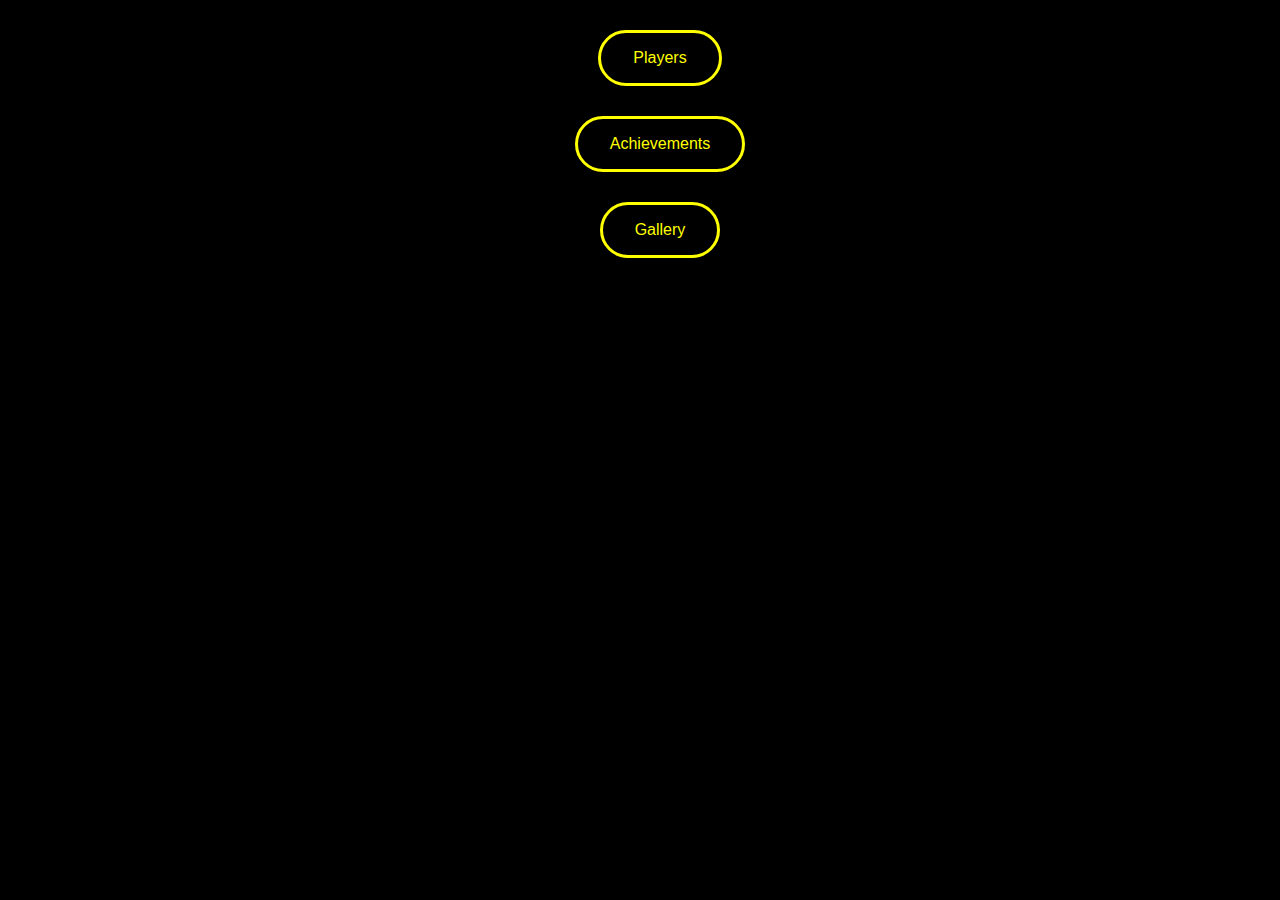
<file: index.html>
<!DOCTYPE html>
<html>
    <head>
        <title>My Webpage</title>
        <link rel = "stylesheet" href = "styles.css">
        <meta name="viewport" content="width=device-width, initial-scale=1.0">
    </head>
    <body class = "index">
        <ul>
            <form action = "players.html">
                <button class = "button-list one" type = "submit">Players</button>
            </form>
            <form action = "achievements.html">
                <button class = "button-list two" type = "submit">Achievements</button>
            </form>
            <form action = "gallery.html">
                <button class = "button-list three" type = "submit">Gallery</button>
            </form>
        </ul>
    </body>
</html>
</file>
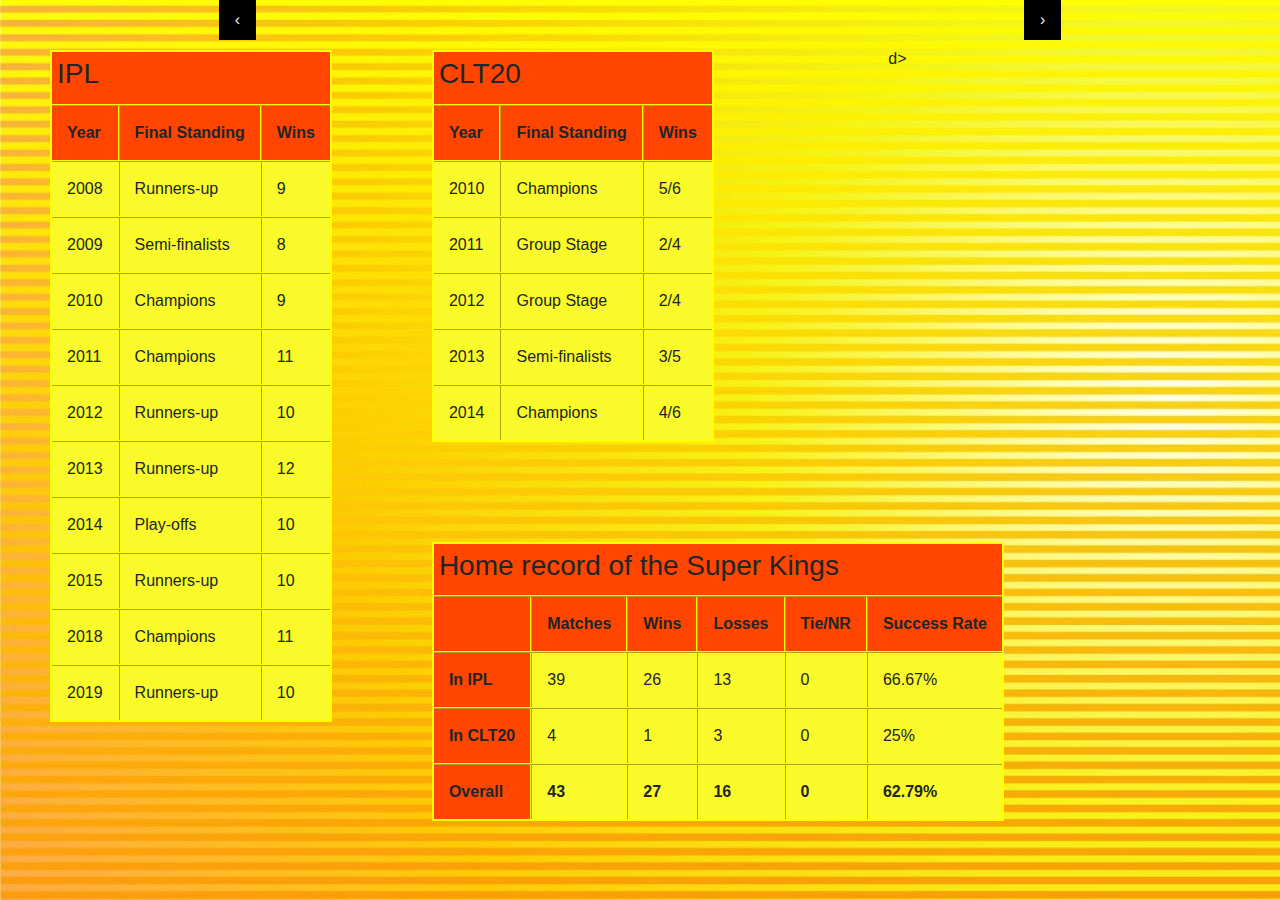
<file: achievements.html>
<!DOCTYPE html>
<html>
    <head>
        <title>My Webpage</title>
        <link rel="stylesheet" href="https://maxcdn.bootstrapcdn.com/bootstrap/4.0.0/css/bootstrap.min.css" integrity="sha384-Gn5384xqQ1aoWXA+058RXPxPg6fy4IWvTNh0E263XmFcJlSAwiGgFAW/dAiS6JXm" crossorigin="anonymous">
        <link rel = "stylesheet" href = "styles.css">
    </head>
    <body class = "pages">
        <img class = "topright" src = "images/logo1.png">
        <d class = "table-column">
            <table>
                <tr>
                    <th class = "title" COLSPAN="3">
                       <h3>IPL</h3>
                    </th>
                </tr>
                <tr>
                    <th>Year</th>
                    <th>Final Standing</th>
                    <th>Wins</th>
                </tr>
                <tr>
                    <td>2008</td>
                    <td>Runners-up</td>
                    <td>9</td>
                </tr>
                <tr>
                    <td>2009</td>
                    <td>Semi-finalists</td>
                    <td>8</td>
                </tr>
                <tr>
                    <td>2010</td>
                    <td>Champions</td>
                    <td>9</td>
                </tr>
                <tr>
                    <td>2011</td>
                    <td>Champions</td>
                    <td>11</td>
                </tr>
                <tr>
                    <td>2012</td>
                    <td>Runners-up</td>
                    <td>10</td>
                </tr>
                <tr>
                    <td>2013</td>
                    <td>Runners-up</td>
                    <td>12</td>
                </tr>
                <tr>
                    <td>2014</td>
                    <td>Play-offs</td>
                    <td>10</td>
                </tr>
                <tr>
                    <td>2015</td>
                    <td>Runners-up</td>
                    <td>10</td>
                </tr>d>
                <tr>
                    <td>2018</td>
                    <td>Champions</td>
                    <td>11</td>
                </tr>
                <tr>
                    <td>2019</td>
                    <td>Runners-up</td>
                    <td>10</td>
                </tr>
            </table>
        </d>
        <d class = "table-column">
            <table>
                <tr>
                    <th class = "title" COLSPAN="3">
                       <h3>CLT20</h3>
                    </th>
                </tr>
                <tr>
                    <th>Year</th>
                    <th>Final Standing</th>
                    <th>Wins</th>
                </tr>
                <tr>
                    <td>2010</td>
                    <td>Champions</td>
                    <td>5/6</td>
                </tr>
                <tr>
                    <td>2011</td>
                    <td>Group Stage</td>
                    <td>2/4</td>
                </tr>
                <tr>
                    <td>2012</td>
                    <td>Group Stage</td>
                    <td>2/4</td>
                </tr>
                <tr>
                    <td>2013</td>
                    <td>Semi-finalists</td>
                    <td>3/5</td>
                </tr>
                <tr>
                    <td>2014</td>
                    <td>Champions</td>
                    <td>4/6</td>
                </tr>
            </table>
        </d>
        <d class = "table-column">
            <table>
                <tr>
                    <th class = "title" COLSPAN="6">
                        <h3>Home record of the Super Kings</h3>
                     </th>
                </tr>
                <tr>
                    <th></th>
                    <th>Matches</th>
                    <th>Wins</th>
                    <th>Losses</th>
                    <th>Tie/NR</th>
                    <th>Success Rate</th>
                </tr>
                <tr>
                    <th>In IPL</th>
                    <td>39</td>
                    <td>26</td>
                    <td>13</td>
                    <td>0</td>
                    <td>66.67%</td>
                </tr>
                <tr>
                    <th>In CLT20
                    </th>
                    <td>4</td>
                    <td>1</td>
                    <td>3</td>
                    <td>0</td>
                    <td>25%</td>
                </tr>
                <tr>
                    <th><b>Overall</b></th>
                    <td><b>43</b></td>
                    <td><b>27</b></td>
                    <td><b>16</b></td>
                    <td><b>0</b></td>
                    <td><b>62.79%</b></td>
                </tr>
            </table>
        </d>
        <a href="players.html" class="previous">&#8249;</a>
        <a href="gallery.html" class="next">&#8250;</a>
    </body>
</html>
</file>
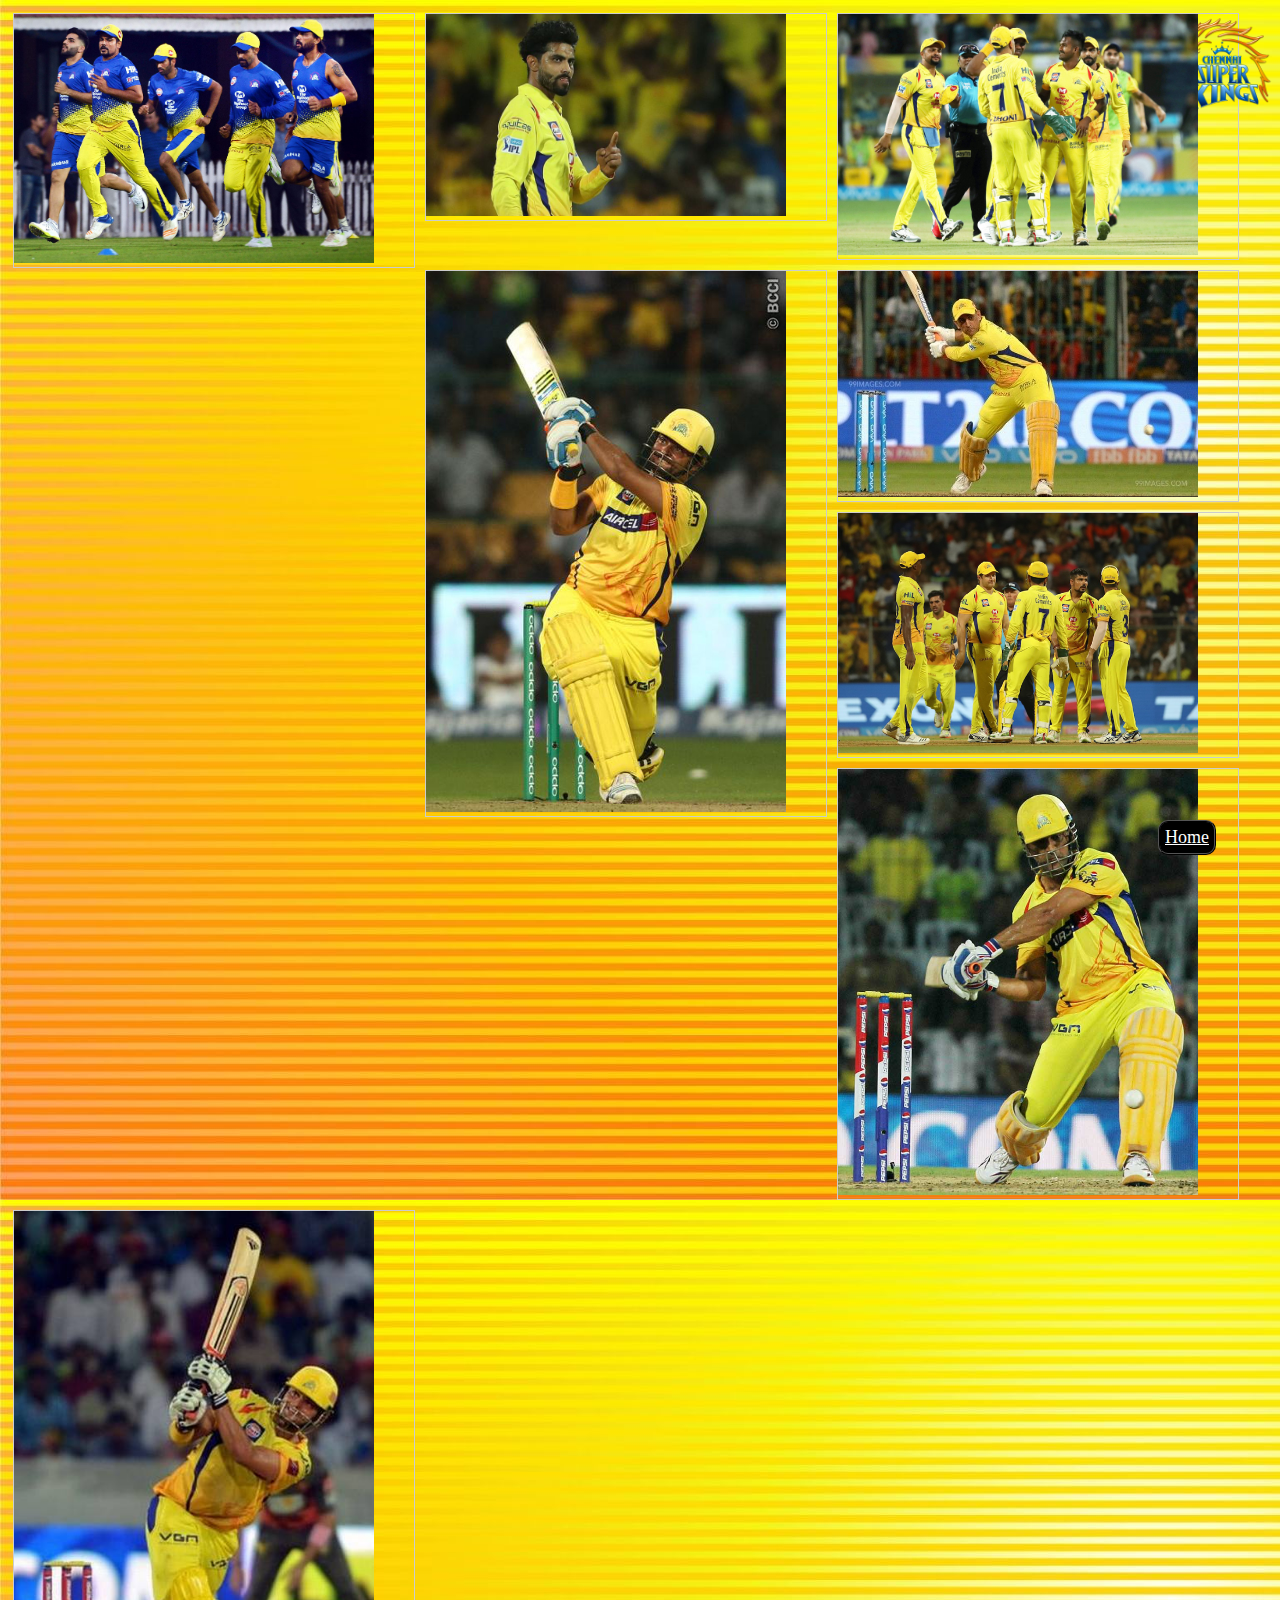
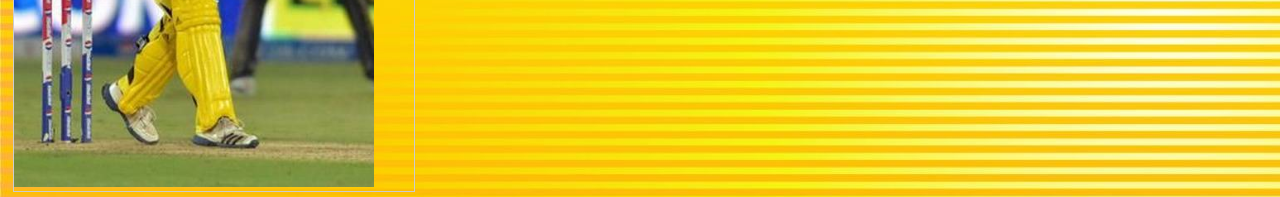
<file: gallery.html>
<!DOCTYPE html>
<html>
    <head>
        <title>My Webpage</title>
        <style>
            .pages {
                background-image: url(images/yellow.jpg);
            }
            .topright {
                position: absolute;
                left: 90%;
                font-size: 18px;
                height: 120px;
                width: 120px;
            }
            div.gallery {
                margin: 5px;
                border: 1px solid #ccc;
                float: left;
                width: 400px;
            }
            div.gallery:hover {
                border: 1px solid #777;
            }
            div.gallery img {
                position: relative;
                width: 90%;
                height: auto;
            }
            div.desc {
                padding: none;
                text-align: center;
            }
            #fixedbutton {
                border: 2px ridge black;
                background-color: black;
                font-size: large;
                color: white;
                position: fixed;
                bottom: 5%;
                right: 5%;
                padding: 5px;
                border-radius: 10px;
            }
        </style>
    </head>
    <body class = "pages">
        <img class = "topright" src = "images/logo1.png">
        <div class="gallery">
            <img src="images/3.jpg" alt="Cinque Terre" width= 50px height= 50px>
        </div>
          
        <div class="gallery">
            <img src="images/4.jpeg" alt="Forest" width="600" height="400">
        </div>
          
        <div class="gallery">
            <img src="images/5.jpg" alt="Northern Lights" width="600" height="400">
        </div>
          
        <div class="gallery">
            <img src="images/6.jpg" alt="Mountains" width="600" height="400">
        </div>

        <div class="gallery">
            <img src="images/7.jpg" alt="Cinque Terre" width= 50px height= 50px>
        </div>
        
        <div class="gallery">
            <img src="images/8.png" alt="Forest" width="600" height="400">
        </div>
        
        <div class="gallery">
            <img src="images/1.jpg" alt="Northern Lights" width="600" height="400">
        </div>
        
        <div class="gallery">
            <img src="images/2.jfif" alt="Mountains" width="600" height="400">
        </div>
        <a id = "fixedbutton" href="index.html">Home</a>
    </body>
</html>
</file>
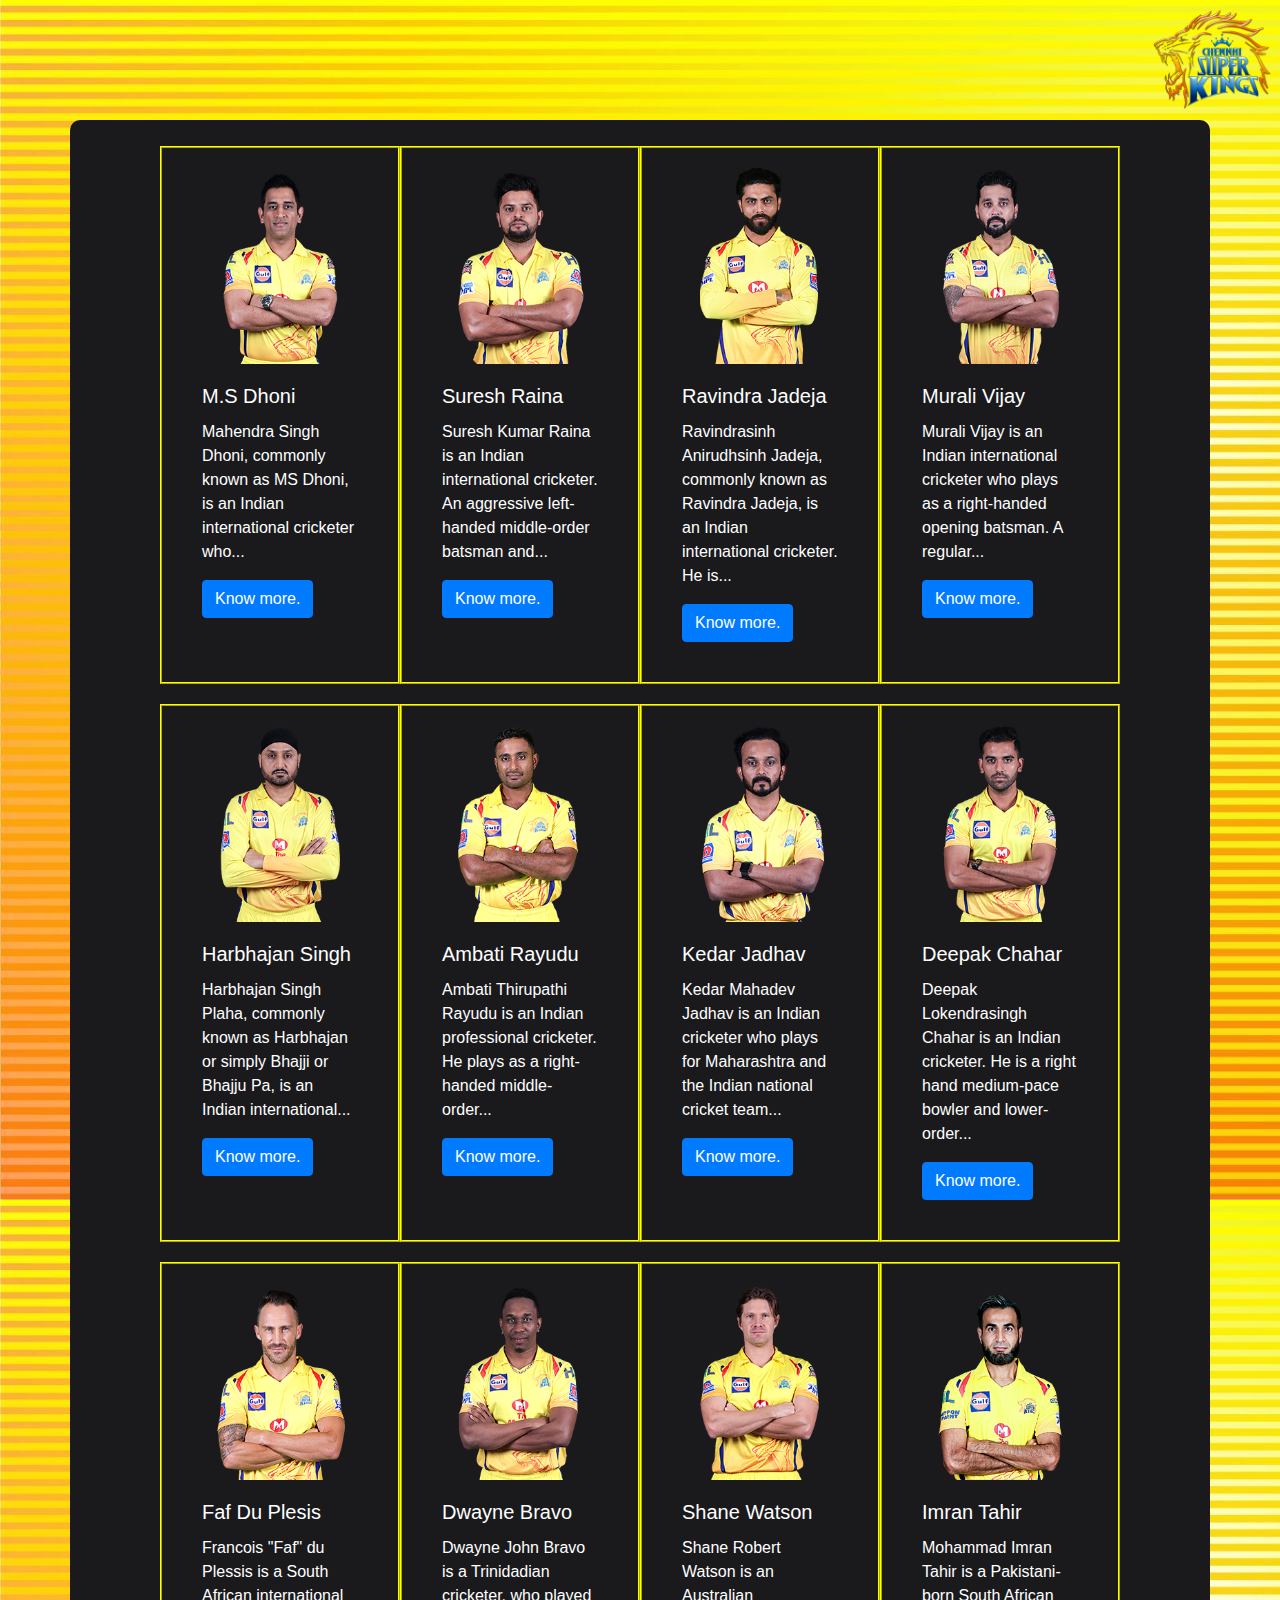
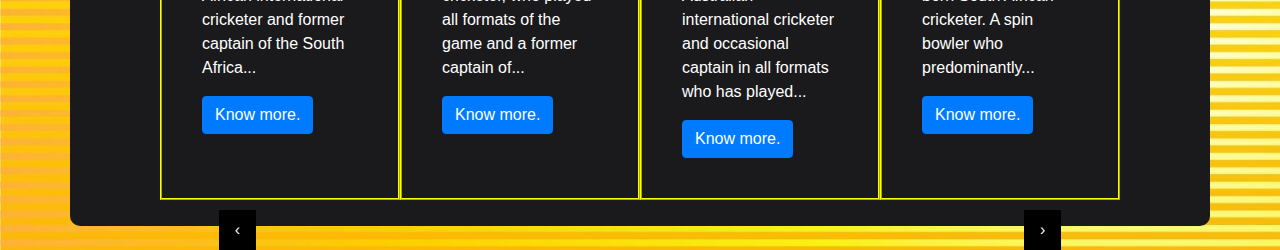
<file: players.html>
<!DOCTYPE html>
<html>
    <head>
        <title>My Webpage</title>
        <link rel="stylesheet" href="https://maxcdn.bootstrapcdn.com/bootstrap/4.0.0/css/bootstrap.min.css" integrity="sha384-Gn5384xqQ1aoWXA+058RXPxPg6fy4IWvTNh0E263XmFcJlSAwiGgFAW/dAiS6JXm" crossorigin="anonymous">
        <link rel = "stylesheet" href = "styles.css">
    </head>
    <body class = "pages">
        <img class = "topright" src = "images/logo1.png">
        <div class="container">
            <div class="row">
                <div class="col-lg-3 col-sm-6" id = "item1" style="width: 15rem;">
                    <img class="card-img-top" src="images/dhoni.png" alt="Card image cap">
                    <div class="card-body">
                    <h5 class="card-title">M.S Dhoni</h5>
                    <p class="card-text">Mahendra Singh Dhoni, commonly known as MS Dhoni, is an Indian international cricketer who...</p>
                    <a href="https://en.wikipedia.org/wiki/MS_Dhoni" class="btn btn-primary">Know more.</a>
                    </div>
                </div>
                <div class="col-lg-3 col-sm-6" id = "item2" style="width: 15rem;">
                    <img class="card-img-top" src="images/raina.png" alt="Card image cap">
                    <div class="card-body">
                    <h5 class="card-title">Suresh Raina</h5>
                    <p class="card-text">Suresh Kumar Raina is an Indian international cricketer. An aggressive left-handed middle-order batsman and...</p>
                    <a href="https://en.wikipedia.org/wiki/Suresh_Raina" class="btn btn-primary">Know more.</a>
                    </div>
                </div>
                <div class="col-lg-3 col-sm-6" id = "item3" style="width: 15rem;">
                    <img class="card-img-top" src="images/jadeja.png" alt="Card image cap">
                    <div class="card-body">
                    <h5 class="card-title">Ravindra Jadeja</h5>
                    <p class="card-text">Ravindrasinh Anirudhsinh Jadeja, commonly known as Ravindra Jadeja, is an Indian international cricketer. He is...</p>
                    <a href="https://en.wikipedia.org/wiki/Ravindra_Jadeja" class="btn btn-primary">Know more.</a>
                    </div>
                </div>
                <div class="col-lg-3 col-sm-6" id = "item3" style="width: 15rem;">
                    <img class="card-img-top" src="images/vijay.png" alt="Card image cap">
                    <div class="card-body">
                    <h5 class="card-title">Murali Vijay</h5>
                    <p class="card-text">Murali Vijay is an Indian international cricketer who plays as a right-handed opening batsman. A regular...</p>
                    <a href="https://en.wikipedia.org/wiki/Murali_Vijay" class="btn btn-primary">Know more.</a>
                    </div>
                </div>
            </div>
            <div class="row">
                <div class="col-lg-3 col-sm-6" id = "item1" style="width: 15rem;">
                    <img class="card-img-top" src="images/harbhajan.png" alt="Card image cap">
                    <div class="card-body">
                    <h5 class="card-title">Harbhajan Singh</h5>
                    <p class="card-text">Harbhajan Singh Plaha, commonly known as Harbhajan or simply Bhajji or Bhajju Pa, is an Indian international...</p>
                    <a href="https://en.wikipedia.org/wiki/Harbhajan_Singh" class="btn btn-primary">Know more.</a>
                    </div>
                </div>
                <div class="col-lg-3 col-sm-6" id = "item2" style="width: 15rem;">
                    <img class="card-img-top" src="images/rayudu.png" alt="Card image cap">
                    <div class="card-body">
                    <h5 class="card-title">Ambati Rayudu</h5>
                    <p class="card-text">Ambati Thirupathi Rayudu is an Indian professional cricketer. He plays as a right-handed middle-order...</p>
                    <a href="https://en.wikipedia.org/wiki/Ambati_Rayudu" class="btn btn-primary">Know more.</a>
                    </div>
                </div>
                <div class="col-lg-3 col-sm-6" id = "item3" style="width: 15rem;">
                    <img class="card-img-top" src="images/jadhav.png" alt="Card image cap">
                    <div class="card-body">
                    <h5 class="card-title">Kedar Jadhav</h5>
                    <p class="card-text">Kedar Mahadev Jadhav is an Indian cricketer who plays for Maharashtra and the Indian national cricket team...</p>
                    <a href="https://en.wikipedia.org/wiki/Kedar_Jadhav" class="btn btn-primary">Know more.</a>
                    </div>
                </div>
                <div class="col-lg-3 col-sm-6" id = "item3" style="width: 15rem;">
                    <img class="card-img-top" src="images/chahar.png" alt="Card image cap">
                    <div class="card-body">
                    <h5 class="card-title">Deepak Chahar</h5>
                    <p class="card-text">Deepak Lokendrasingh Chahar is an Indian cricketer. He is a right hand medium-pace bowler and lower-order...</p>
                    <a href="https://en.wikipedia.org/wiki/Deepak_Chahar" class="btn btn-primary">Know more.</a>
                    </div>
                </div>
            </div>
            <div class="row">
                <div class="col-lg-3 col-sm-6" id = "item1" style="width: 15rem;">
                    <img class="card-img-top" src="images/faf.png" alt="Card image cap">
                    <div class="card-body">
                    <h5 class="card-title">Faf Du Plesis</h5>
                    <p class="card-text">Francois "Faf" du Plessis is a South African international cricketer and former captain of the South Africa...</p>
                    <a href="https://en.wikipedia.org/wiki/Faf_du_Plessis" class="btn btn-primary">Know more.</a>
                    </div>
                </div>
                <div class="col-lg-3 col-sm-6" id = "item2" style="width: 15rem;">
                    <img class="card-img-top" src="images/bravo.png" alt="Card image cap">
                    <div class="card-body">
                    <h5 class="card-title">Dwayne Bravo</h5>
                    <p class="card-text">Dwayne John Bravo is a Trinidadian cricketer, who played all formats of the game and a former captain of...</p>
                    <a href="https://en.wikipedia.org/wiki/Dwayne_Bravo" class="btn btn-primary">Know more.</a>
                    </div>
                </div>
                <div class="col-lg-3 col-sm-6" id = "item3" style="width: 15rem;">
                    <img class="card-img-top" src="images/watson.png" alt="Card image cap">
                    <div class="card-body">
                    <h5 class="card-title">Shane Watson</h5>
                    <p class="card-text">Shane Robert Watson is an Australian international cricketer and occasional captain in all formats who has played...</p>
                    <a href="https://en.wikipedia.org/wiki/Shane_Watson" class="btn btn-primary">Know more.</a>
                    </div>
                </div>
                <div class="col-lg-3 col-sm-6" id = "item3" style="width: 15rem;">
                    <img class="card-img-top" src="images/tahir.png" alt="Card image cap">
                    <div class="card-body">
                    <h5 class="card-title">Imran Tahir</h5>
                    <p class="card-text">Mohammad Imran Tahir is a Pakistani-born South African cricketer. A spin bowler who predominantly...</p>
                    <a href="https://en.wikipedia.org/wiki/Imran_Tahir" class="btn btn-primary">Know more.</a>
                    </div>
                </div>
            </div>
            <a href="index.html" class="previous">&#8249;</a>
            <a href="achievements.html" class="next">&#8250;</a>
        </div>
    </body>
</html>
</file>
<file: styles.css>
.index {
    background-image: url(images/index.png);
    background-size: cover;
    background-repeat: no-repeat;
}
.button-list {
    display: inline-block;
    margin: 30px 30px;
    /* background-color: white;
    color: black;
    border: 2px solid yellow; */
    background-color: black; /* Green */
    border: 3px solid yellow;
    color: yellow;
    padding: 16px 32px;
    text-align: center;
    text-decoration: none;
    font-size: 16px;
    transition-duration: 0.4s;
    /* cursor: pointer; */
    border-radius: 50px;
    position: absolute;
    bottom: 10%;
    left: 30%;
}
.two {
    left: 41%;
}
.three {
    left: 55%;
}
.button-list:hover {
    background-color: yellow;
    color: black;
    border: 3px solid black;
}
@media screen and (max-width: 1400px) {
    .button-list {
        display: list-item;
        position: relative;
        left: initial;
        margin-left: auto;
        margin-right: auto;
    }
    .index {
        background-image: none;
        background-color: black;
    }
}
.row {
    padding: 10px;
}
.pages {
    background-image: url(images/yellow.jpg);
    /* background-color: #1a1a1d; */
    /* background-size: cover; */
}
.topright {
    position: relative;
    left: 90%;
    font-size: 18px;
    height: 120px;
    width: 120px;
}
.container {
    /* margin-top: 40px; */
    border-radius: 10px;
    padding: 1em;
    justify-items: center;
}
.row > div {
    padding: 20px;
    /* background-color: teal; */
    border: 2px ridge yellow;
    color: black;
}
a {
    text-decoration: none;
    display: inline-block;
    padding: 8px 16px;
}
a:hover {
    background-color: #ddd;
    color: black;
}
.previous {
    background-color: black;
    color: #f1f1f1;
    position: absolute;
    right: 80%;
}
.next {
    background-color: black;
    color: #f1f1f1;
    position: absolute;
    left: 80%;
}
table {
    border: 2px solid yellow;
    border-collapse: collapse;
    margin: 50px;
    float: left;
}
th, td {
    border: 2px ridge yellow;
    padding: 15px;
    background-color: #fafa2a;
}
th {
    background-color: orangered;
}
div {
    padding: 25px;
    background-color: #1a1a1d;
    color: white;
}
.title {
    padding: 5px;
    margin: 25px;
}
</file>
